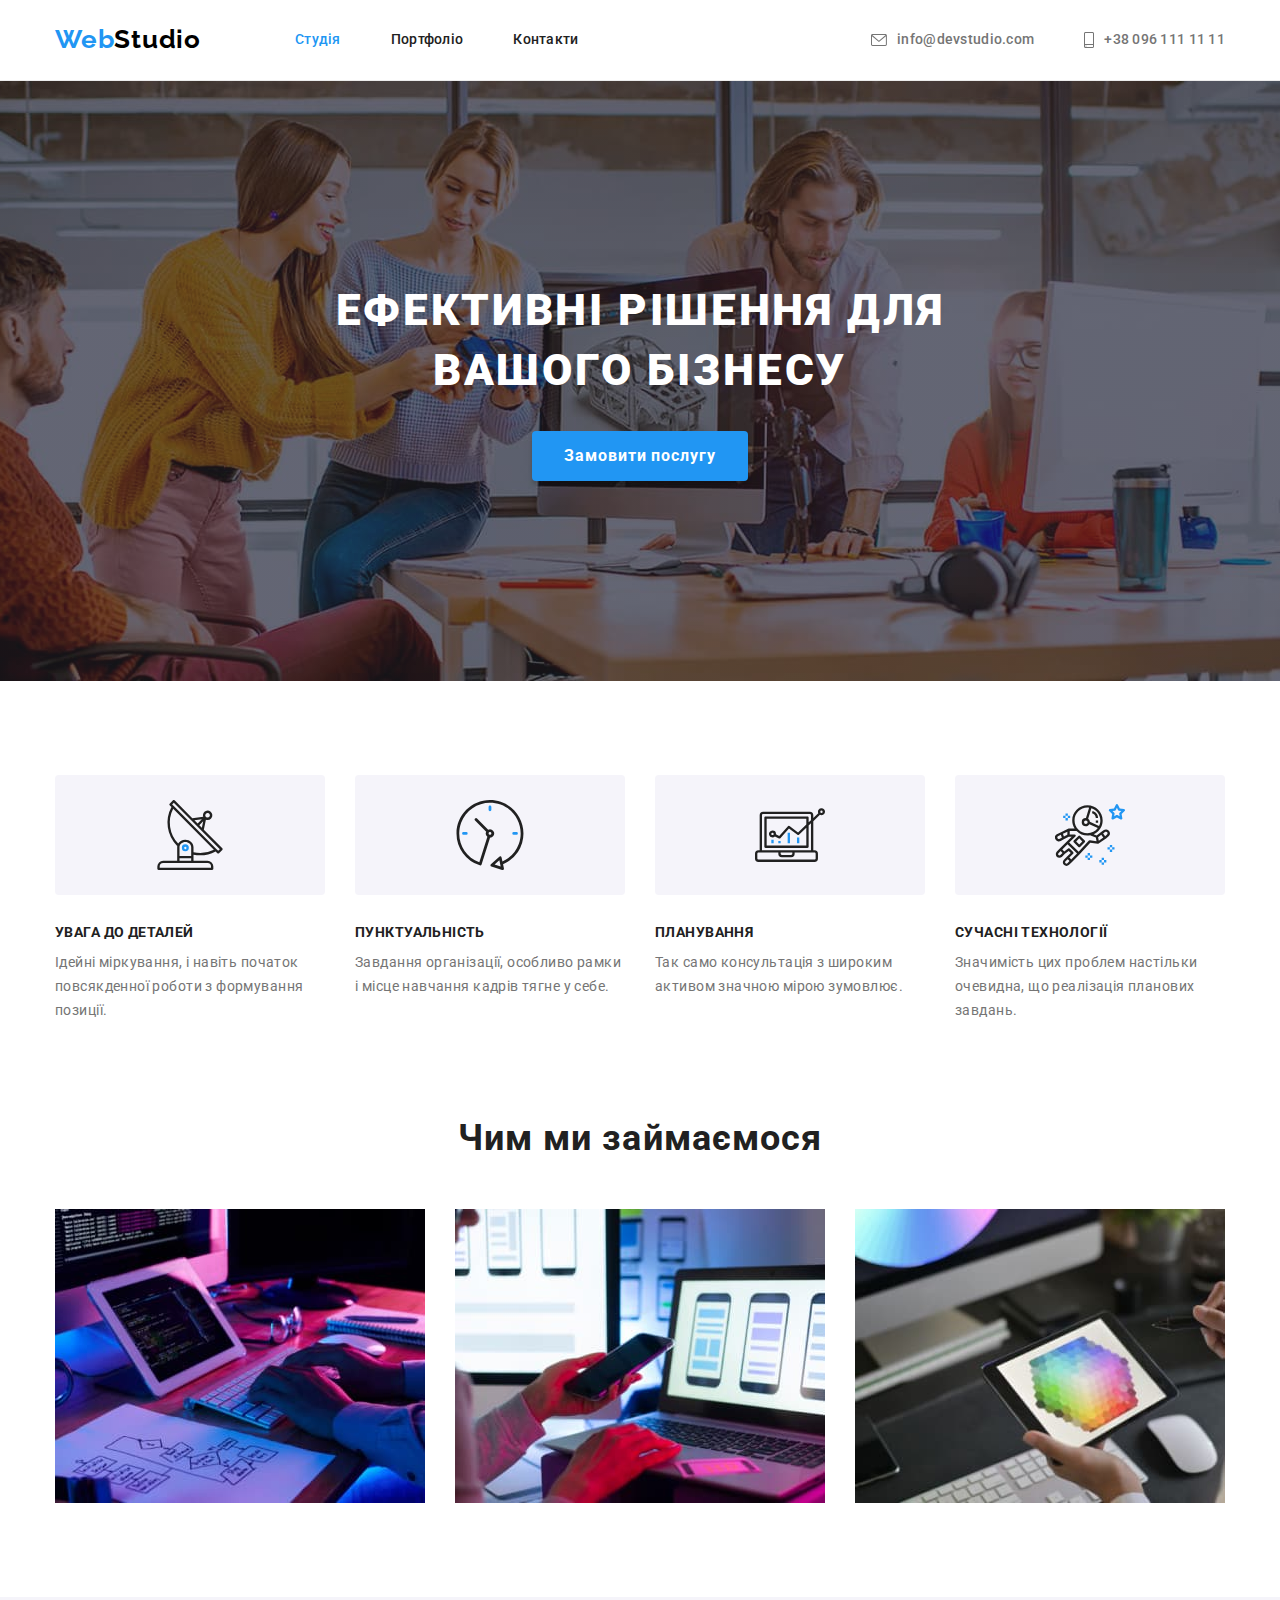
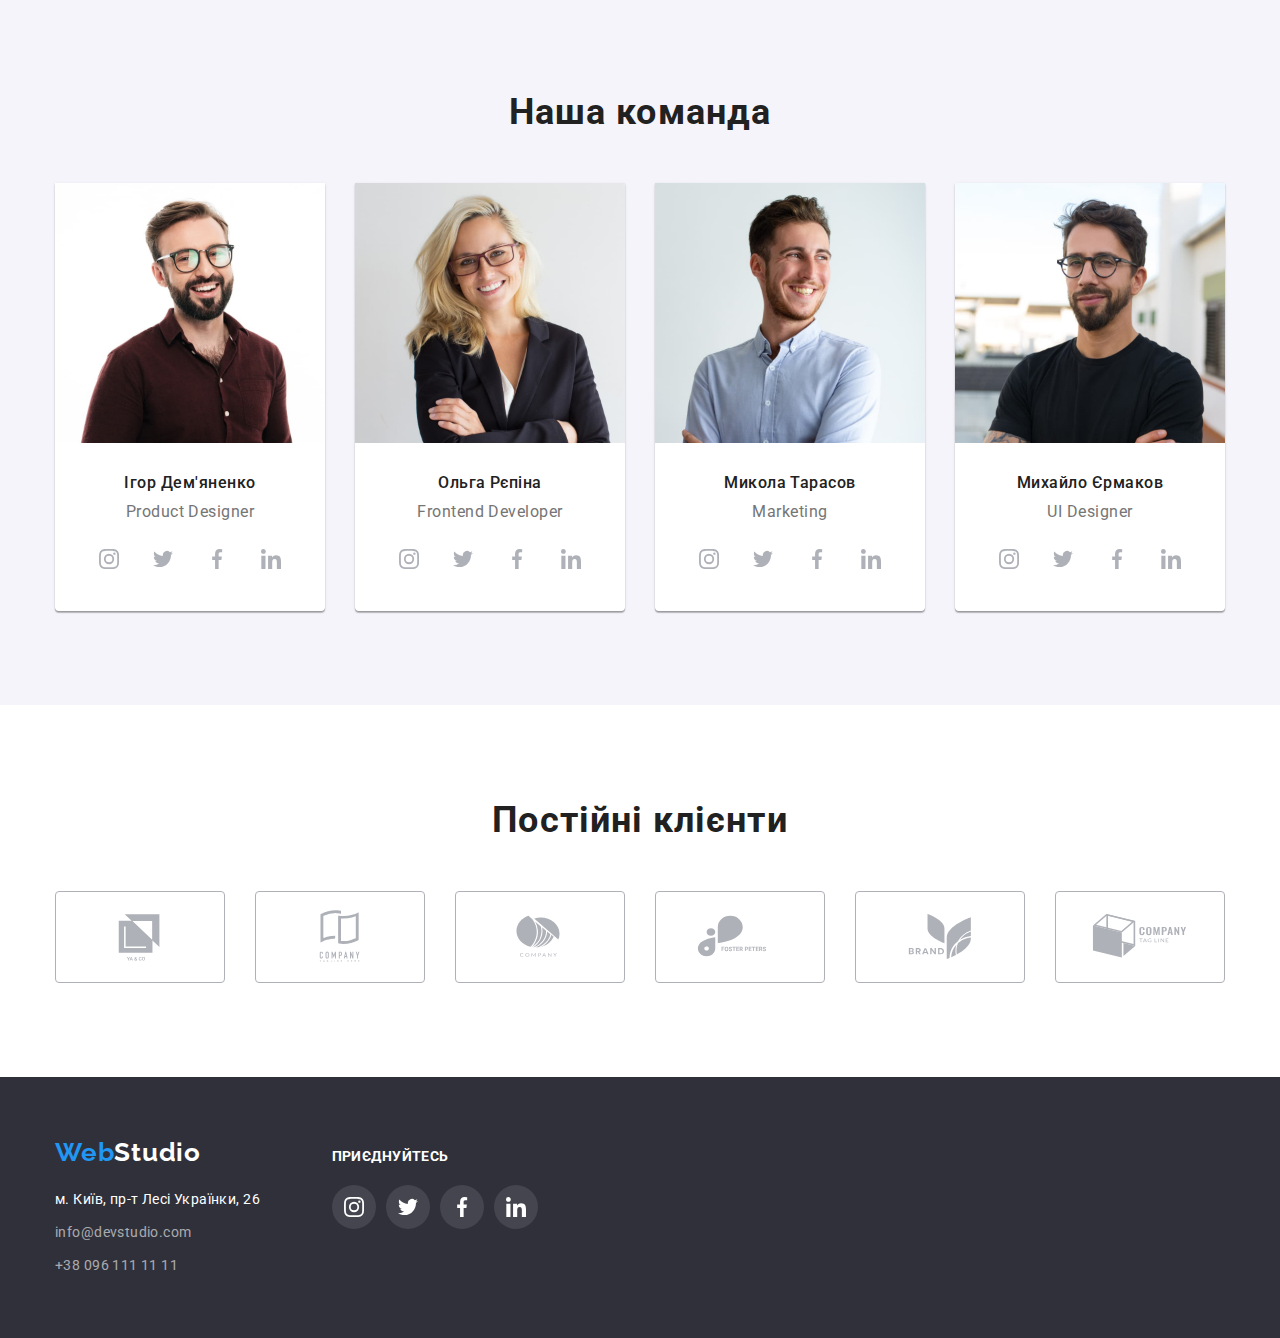
<file: index.html>
<!DOCTYPE html>
<html lang="uk">
  <head>
    <meta charset="UTF-8" />
    <meta http-equiv="X-UA-Compatible" content="IE=edge" />
    <meta name="viewport" content="width=device-width, initial-scale=1.0" />
    <link rel="preconnect" href="https://fonts.googleapis.com" />
    <link rel="preconnect" href="https://fonts.gstatic.com" crossorigin />
    <link
      href="https://fonts.googleapis.com/css2?family=Raleway:wght@700&family=Roboto:wght@400;500;700;900&display=swap"
      rel="stylesheet"
    />
    <link
      rel="stylesheet"
      href="https://cdnjs.cloudflare.com/ajax/libs/modern-normalize/1.1.0/modern-normalize.min.css"
    />
    <link rel="stylesheet" href="./css/styles.css" />
    <title>Студія</title>
  </head>
  <body>
    <!--Шапка сайта-->
    <header class="page-header">
      <div class="container nav-contacts">
        <nav class="main-nav">
          <a href="./index.html" lang="en" class="logo logo-header link">
            Web<span class="logo-color-header">Studio</span>
          </a>
          <ul class="header-nav header-text list">
            <li>
              <a href="./index.html" class="link current"> Студія </a>
            </li>
            <li>
              <a href="./portfolio.html" class="link"> Портфоліо </a>
            </li>
            <li>
              <a href="#" class="link"> Контакти </a>
            </li>
          </ul>
        </nav>
        <!-- Контакти -->
        <ul class="header-contacts header-text list">
          <li class="header-contact-list">
            <a
              href="mailto:info@devstudio.com"
              lang="en"
              class="header-mail link"
              >
              <svg class="header-icon" width="16px" height="12px">
                <use href="./images/symbol-defs.svg#icon-mail"></use>
              </svg>
              info@devstudio.com
            </a>
          </li>
          <li class="header-contact-list">
            <a href="tel:+380961111111" class="header-nomber link">
              <svg class="header-icon" width="10px" height="16px">
                <use href="./images/symbol-defs.svg#icon-smartphone"></use>
              </svg>
              +38 096 111 11 11
            </a>
          </li>
        </ul>
      </div>
    </header>
    <!--Головна сторінка-->
    <main>
      <!--Замовлення послуги-->
      <section class="hero overlay">
        <h1 class="hero-title">Ефективні рішення для вашого бізнесу</h1>
        <button type="button" class="hero-btn">Замовити послугу</button>
      </section>
      <!--Переваги-->
      <section class="advantages">
        <div class="container">
          <h2 class="visually-hidden">Переваги</h2>
          <ul class="feature-list list">
            <li class="feature-item icon-antenna">
              <h3 class="title">увага до деталей</h3>
              <p class="advantages-list-text">
                Ідейні міркування, і навіть початок повсякденної роботи з
                формування позиції.
              </p>
            </li>
            <li class="feature-item icon-clock">
              <h3 class="title">пунктуальність</h3>
              <p class="advantages-list-text">
                Завдання організації, особливо рамки і місце навчання кадрів
                тягне у себе.
              </p>
            </li>
            <li class="feature-item icon-diagram">
              <h3 class="title">планування</h3>
              <p class="advantages-list-text">
                Так само консультація з широким активом значною мірою зумовлює.
              </p>
            </li>
            <li class="feature-item icon-astronaut">
              <h3 class="title">сучасні технології</h3>
              <p class="advantages-list-text">
                Значимість цих проблем настільки очевидна, що реалізація
                планових завдань.
              </p>
            </li>
          </ul>
        </div>
      </section>
      <!--Діяльність-->
      <section class="work section-padding">
        <div class="container">
          <h2 class="section-title">Чим ми займаємося</h2>
          <ul class="feature-list list">
            <li>
              <img src="./images/box1.jpg" alt="тип діяльності 1" width="370" />
            </li>
            <li>
              <img src="./images/box2.jpg" alt="тип діяльності 2" width="370" />
            </li>
            <li>
              <img src="./images/box3.jpg" alt="тип діяльності 3" width="370" />
            </li>
          </ul>
        </div>
      </section>
      <!--Команда-->
      <section class="staff section-padding">
        <div class="container">
          <h2 class="section-title">Наша команда</h2>
          <ul class="staff-list list">
            <li class="staff-card">
              <img
                src="./images/prodact-designer.jpg"
                alt="фото співробітника prodact-designer"
                width="270"
              />
              <div class="staff-text-block">
                <h3 class="title">Ігор Дем'яненко</h3>
                <p class="staff-list-text" lang="en">Product Designer</p>
                <ul class="staff-soc-list">
                  <li>
                    <a class="staff-soc-link" href="">
                      <svg class="staff-soc-icon" width="20" height="20">
                        <use
                          href="./images/symbol-defs.svg#icon-instagram"
                        ></use>
                      </svg>
                    </a>
                  </li>
                  <li>
                    <a class="staff-soc-link" href="">
                      <svg class="staff-soc-icon" width="20" height="20">
                        <use
                          href="./images/symbol-defs.svg#icon-twitter"
                        ></use></svg
                    ></a>
                  </li>
                  <li>
                    <a class="staff-soc-link" href=""
                      ><svg class="staff-soc-icon" width="20" height="20">
                        <use
                          href="./images/symbol-defs.svg#icon-facebook"
                        ></use></svg
                    ></a>
                  </li>
                  <li>
                    <a class="staff-soc-link" href=""
                      ><svg class="staff-soc-icon" width="20" height="20">
                        <use
                          href="./images/symbol-defs.svg#icon-linkedin"
                        ></use></svg
                    ></a>
                  </li>
                </ul>
              </div>
            </li>
            <li class="staff-card">
              <img
                src="./images/frontend-developer.jpg"
                alt="фото співробітника frontend-developer"
                width="270"
              />
              <div class="staff-text-block">
                <h3 class="title">Ольга Рєпіна</h3>
                <p class="staff-list-text" lang="en">Frontend Developer</p>
                <ul class="staff-soc-list">
                  <li>
                    <a class="staff-soc-link" href="">
                      <svg class="staff-soc-icon" width="20" height="20">
                        <use
                          href="./images/symbol-defs.svg#icon-instagram"
                        ></use>
                      </svg>
                    </a>
                  </li>
                  <li>
                    <a class="staff-soc-link" href="">
                      <svg class="staff-soc-icon" width="20" height="20">
                        <use
                          href="./images/symbol-defs.svg#icon-twitter"
                        ></use></svg
                    ></a>
                  </li>
                  <li>
                    <a class="staff-soc-link" href=""
                      ><svg class="staff-soc-icon" width="20" height="20">
                        <use
                          href="./images/symbol-defs.svg#icon-facebook"
                        ></use></svg
                    ></a>
                  </li>
                  <li>
                    <a class="staff-soc-link" href=""
                      ><svg class="staff-soc-icon" width="20" height="20">
                        <use
                          href="./images/symbol-defs.svg#icon-linkedin"
                        ></use></svg
                    ></a>
                  </li>
                </ul>
              </div>
            </li>
            <li class="staff-card">
              <img
                src="./images/marketing.jpg"
                alt="фото співробітника marketing"
                width="270"
              />
              <div class="staff-text-block">
                <h3 class="title">Микола Тарасов</h3>
                <p class="staff-list-text" lang="en">Marketing</p>
                <ul class="staff-soc-list">
                  <li>
                    <a class="staff-soc-link" href="">
                      <svg class="staff-soc-icon" width="20" height="20">
                        <use
                          href="./images/symbol-defs.svg#icon-instagram"
                        ></use>
                      </svg>
                    </a>
                  </li>
                  <li>
                    <a class="staff-soc-link" href="">
                      <svg class="staff-soc-icon" width="20" height="20">
                        <use
                          href="./images/symbol-defs.svg#icon-twitter"
                        ></use></svg
                    ></a>
                  </li>
                  <li>
                    <a class="staff-soc-link" href=""
                      ><svg class="staff-soc-icon" width="20" height="20">
                        <use
                          href="./images/symbol-defs.svg#icon-facebook"
                        ></use></svg
                    ></a>
                  </li>
                  <li>
                    <a class="staff-soc-link" href=""
                      ><svg class="staff-soc-icon" width="20" height="20">
                        <use
                          href="./images/symbol-defs.svg#icon-linkedin"
                        ></use>
                      </svg>
                    </a>
                  </li>
                </ul>
              </div>
            </li>
            <li class="staff-card">
              <img
                src="./images/ui-designer.jpg"
                alt="фото співробітника ui-designer"
                width="270"
              />
              <div class="staff-text-block">
                <h3 class="title">Михайло Єрмаков</h3>
                <p class="staff-list-text" lang="en">UI Designer</p>
                <ul class="staff-soc-list">
                  <li>
                    <a class="staff-soc-link" href="">
                      <svg class="staff-soc-icon" width="20" height="20">
                        <use
                          href="./images/symbol-defs.svg#icon-instagram"
                        ></use>
                      </svg>
                    </a>
                  </li>
                  <li>
                    <a class="staff-soc-link" href="">
                      <svg class="staff-soc-icon" width="20" height="20">
                        <use
                          href="./images/symbol-defs.svg#icon-twitter"
                        ></use></svg
                    ></a>
                  </li>
                  <li>
                    <a class="staff-soc-link" href=""
                      ><svg class="staff-soc-icon" width="20" height="20">
                        <use
                          href="./images/symbol-defs.svg#icon-facebook"
                        ></use></svg
                    ></a>
                  </li>
                  <li>
                    <a class="staff-soc-link" href=""
                      ><svg class="staff-soc-icon" width="20" height="20">
                        <use
                          href="./images/symbol-defs.svg#icon-linkedin"
                        ></use></svg
                    ></a>
                  </li>
                </ul>
              </div>
            </li>
          </ul>
        </div>
      </section>
      <!--Клієнти-->
      <section class="clients section-padding">
        <div class="container">
          <h2 class="section-title">Постійні клієнти</h2>
          <ul class="client-list list">
            <li class="client-item">
              <a class="client-link" href="">
                <svg class="client-icon" width="106" height="60">
                  <use
                    href="./images/symbol-defs.svg#icon-logo-ya-and-co"
                  ></use>
                </svg>
              </a>
            </li>
            <li class="client-item">
              <a class="client-link" href=""
                ><svg class="client-icon" width="106" height="60">
                  <use
                    href="./images/symbol-defs.svg#icon-logo-tagline-here"
                  ></use></svg
              ></a>
            </li>
            <li class="client-item">
              <a class="client-link" href=""
                ><svg class="client-icon" width="106" height="60">
                  <use
                    href="./images/symbol-defs.svg#icon-logo-company"
                  ></use></svg
              ></a>
            </li>
            <li class="client-item">
              <a class="client-link" href=""
                ><svg class="client-icon" width="106" height="60">
                  <use
                    href="./images/symbol-defs.svg#icon-Logo-foster"
                  ></use></svg
              ></a>
            </li>
            <li class="client-item">
              <a class="client-link" href=""
                ><svg class="client-icon" width="106" height="60">
                  <use
                    href="./images/symbol-defs.svg#icon-logo-brand"
                  ></use></svg
              ></a>
            </li>
            <li class="client-item">
              <a class="client-link" href=""
                ><svg class="client-icon" width="106" height="60">
                  <use
                    href="./images/symbol-defs.svg#icon-logo-tagline"
                  ></use></svg
              ></a>
            </li>
          </ul>
        </div>
      </section>
    </main>
    <!--Підвал-->
    <footer class="footer">
      <div class="footer-blocs container">
        <div class="footer-contacts">
          <a href="./index.html" lang="en" class="logo logo-footer link">
            Web<span class="logo-color-footer">Studio</span>
          </a>
          <address>
            <ul class="list">
              <li class="footer-list">
                <a
                  class="address-link"
                  href="https://goo.gl/maps/oZFCVHEpmyyT5ziX9"
                  target="_blank"
                  rel="noopener noreferrer nofollow"
                >
                  м. Київ, пр-т Лесі Українки, 26
                </a>
              </li>
              <li class="footer-list">
                <a
                  href="mailto:info@devstudio.com"
                  lang="en"
                  class="footer-contacts link"
                >
                  info@devstudio.com
                </a>
              </li>
              <li class="footer-list">
                <a href="tel:+380961111111" class="footer-contacts link">
                  +38 096 111 11 11
                </a>
              </li>
            </ul>
          </address>
        </div>
        <div class="footer-social">
          <h2 class="visually-hidden">Соціальні мережі</h2>
          <p class="footer-social-title">приєднуйтесь</p>
            <ul class="footer-soc-list">
                  <li>
                    <a class="footer-soc-link" href="">
                      <svg class="footer-soc-icon" width="20" height="20">
                        <use
                          href="./images/symbol-defs.svg#icon-instagram"
                        ></use>
                      </svg>
                    </a>
                  </li>
                  <li>
                    <a class="footer-soc-link" href="">
                      <svg class="footer-soc-icon" width="20" height="20">
                        <use
                          href="./images/symbol-defs.svg#icon-twitter"
                        ></use></svg
                    ></a>
                  </li>
                  <li>
                    <a class="footer-soc-link" href=""
                      ><svg class="footer-soc-icon" width="20" height="20">
                        <use
                          href="./images/symbol-defs.svg#icon-facebook"
                        ></use></svg
                    ></a>
                  </li>
                  <li>
                    <a class="footer-soc-link" href=""
                      ><svg class="footer-soc-icon" width="20" height="20">
                        <use
                          href="./images/symbol-defs.svg#icon-linkedin"
                        ></use></svg
                    ></a>
                  </li>
                </ul>
          </ul>
        </div>
      </div>
    </footer>
  </body>
</html>
</file>
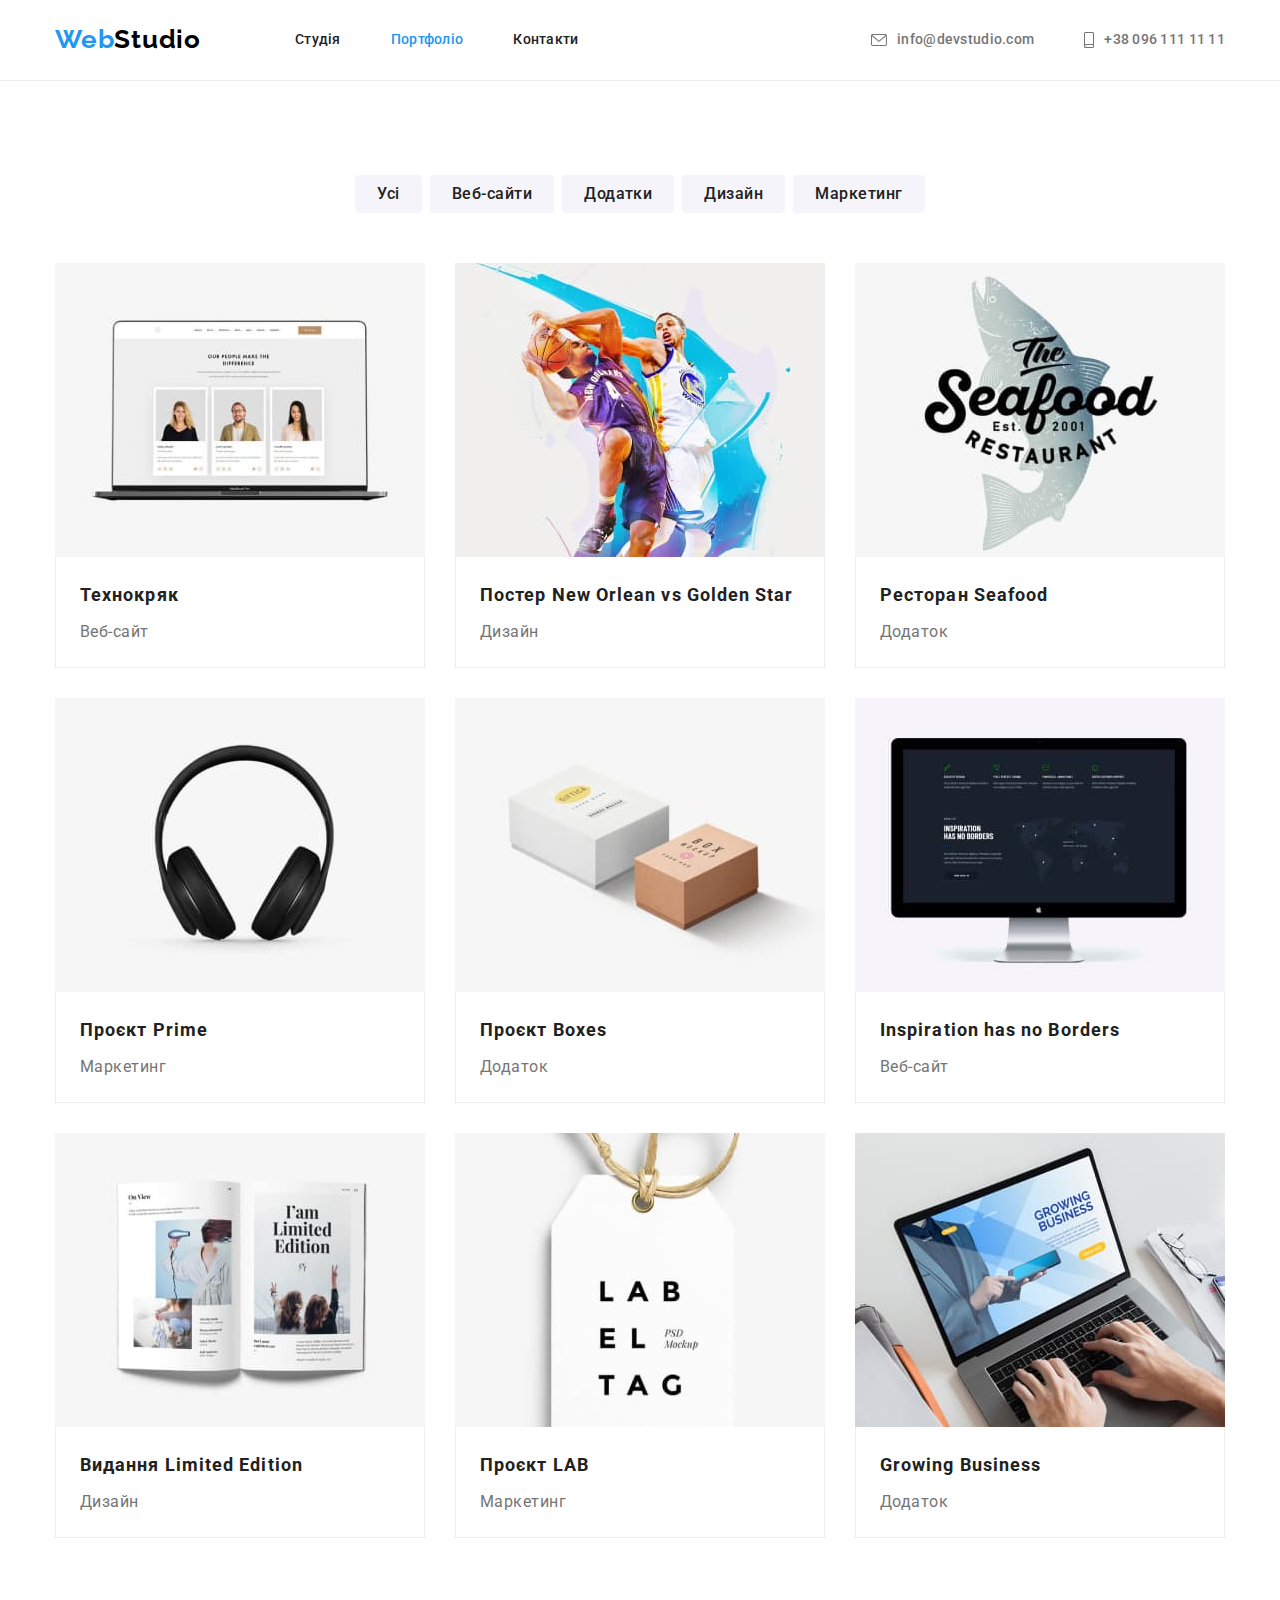
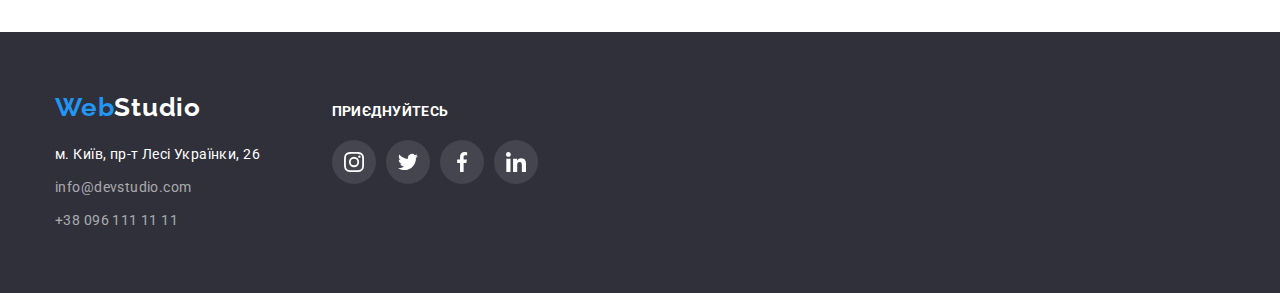
<file: portfolio.html>
<!DOCTYPE html>
<html lang="uk">
  <head>
    <meta charset="UTF-8" />
    <meta http-equiv="X-UA-Compatible" content="IE=edge" />
    <meta name="viewport" content="width=device-width, initial-scale=1.0" />
    <link rel="preconnect" href="https://fonts.googleapis.com" />
    <link rel="preconnect" href="https://fonts.gstatic.com" crossorigin />
    <link
      href="https://fonts.googleapis.com/css2?family=Raleway:wght@700&family=Roboto:wght@400;500;700;900&display=swap"
      rel="stylesheet"
    />
    <link
      rel="stylesheet"
      href="https://cdnjs.cloudflare.com/ajax/libs/modern-normalize/1.1.0/modern-normalize.min.css"
    />
    <link rel="stylesheet" href="./css/styles.css" />
    <title>Студія</title>
  </head>
  <body>
    <!--Шапка сайта-->
    <header class="page-header">
      <div class="container nav-contacts">
        <nav class="main-nav">
          <a href="./index.html" lang="en" class="logo logo-header link">
            Web<span class="logo-color-header">Studio</span>
          </a>
          <ul class="header-nav header-text list">
            <li>
              <a href="./index.html" class="link"> Студія </a>
            </li>
            <li>
              <a href="./portfolio.html" class="link current"> Портфоліо </a>
            </li>
            <li>
              <a href="#" class="link"> Контакти </a>
            </li>
          </ul>
        </nav>
        <!-- Контакти -->
        <ul class="header-contacts header-text list">
          <li class="header-contact-list">
            <a
              href="mailto:info@devstudio.com"
              lang="en"
              class="header-mail link"
            >
              <svg class="header-icon" width="16px" height="12px">
                <use href="./images/symbol-defs.svg#icon-mail"></use>
              </svg>
              info@devstudio.com
            </a>
          </li>
          <li class="header-contact-list">
            <a href="tel:+380961111111" class="header-nomber link">
              <svg class="header-icon" width="10px" height="16px">
                <use href="./images/symbol-defs.svg#icon-smartphone"></use>
              </svg>
              +38 096 111 11 11
            </a>
          </li>
        </ul>
      </div>
    </header>
    <!--buttons-->
    <section class="section-padding">
      <div class="container">
        <h1 class="visually-hidden">Portfolio</h1>
        <ul class="btn-list list">
          <li>
            <button type="button" class="button">Усі</button>
          </li>
          <li>
            <button type="button" class="button">Веб-сайти</button>
          </li>
          <li>
            <button type="button" class="button">Додатки</button>
          </li>
          <li>
            <button type="button" class="button">Дизайн</button>
          </li>
          <li>
            <button type="button" class="button">Маркетинг</button>
          </li>
        </ul>
        <!-- galery -->
        <ul class="galery list">
          <li class="galery-card">
            <a href="#" class="galery-item link">
              <img
                src="./images/images-portfolio/technocrack.jpg"
                alt="сторінка сайта Технокряк"
                width="370"
              />
              <div class="galery-text-block">
                <h2 class="galery-top-text">Технокряк</h2>
                <p class="galery-text">Веб-сайт</p>
              </div>
            </a>
          </li>
          <li class="galery-card">
            <a href="#" class="galery-item link">
              <img
                src="./images/images-portfolio/new-orlean-vs-golden-star.jpg"
                alt="Два хлопця грають в баскетбол"
                width="370"
              />
              <div class="galery-text-block">
                <h2 class="galery-top-text">
                  Постер <span lang="en">New Orlean vs Golden Star</span>
                </h2>
                <p class="galery-text">Дизайн</p>
              </div>
            </a>
          </li>
          <li class="galery-card">
            <a href="#" class="galery-item link">
              <img
                src="./images/images-portfolio/seafood.jpg"
                alt="Логотип ресторану Сіфуд"
                width="370"
              />
              <div class="galery-text-block">
                <h2 class="galery-top-text">
                  Ресторан <span lang="en">Seafood</span>
                </h2>
                <p class="galery-text">Додаток</p>
              </div>
            </a>
          </li>
          <li class="galery-card">
            <a href="#" class="galery-item link">
              <img
                src="./images/images-portfolio/prime.jpg"
                alt="навушники"
                width="370"
              />
              <div class="galery-text-block">
                <h2 class="galery-top-text">
                  Проєкт <span lang="en">Prime</span>
                </h2>
                <p class="galery-text">Маркетинг</p>
              </div>
            </a>
          </li>
          <li class="galery-card">
            <a href="#" class="galery-item link">
              <img
                src="./images/images-portfolio/boxes.jpg"
                alt="Дві коробки, біла і коричнева"
                width="370"
              />
              <div class="galery-text-block">
                <h2 class="galery-top-text">
                  Проєкт <span lang="en">Boxes</span>
                </h2>
                <p class="galery-text">Додаток</p>
              </div>
            </a>
          </li>
          <li class="galery-card">
            <a href="#" class="galery-item link">
              <img
                src="./images/images-portfolio/inspiration-has-no-borders.jpg"
                alt="На моніторі зображена карта світу і перелічені сильні якості команди"
                width="370"
              />
              <div class="galery-text-block">
                <h2 class="galery-top-text" lang="en">
                  Inspiration has no Borders
                </h2>
                <p class="galery-text">Веб-сайт</p>
              </div>
            </a>
          </li>
          <li class="galery-card">
            <a href="#" class="galery-item link">
              <img
                src="./images/images-portfolio/limited-edition.jpg"
                alt="Розгорнутий журнал"
                width="370"
              />
              <div class="galery-text-block">
                <h2 class="galery-top-text">
                  Видання <span lang="en">Limited Edition</span>
                </h2>
                <p class="galery-text">Дизайн</p>
              </div>
            </a>
          </li>
          <li class="galery-card">
            <a href="#" class="galery-item link">
              <img
                src="./images/images-portfolio/lab.jpg"
                alt="Етикетка ЛАБ ЕЛ ТЕГ"
                width="370"
              />
              <div class="galery-text-block">
                <h2 class="galery-top-text">
                  Проєкт <span lang="en">LAB</span>
                </h2>
                <p class="galery-text">Маркетинг</p>
              </div>
            </a>
          </li>
          <li class="galery-card">
            <a href="#" class="galery-item link">
              <img
                src="./images/images-portfolio/growing-business.jpg"
                alt="Відкритий ноутбук. На екрані відкритий сайт з заставкою додатка"
                width="370"
              />
              <div class="galery-text-block">
                <h2 class="galery-top-text" lang="en">Growing Business</h2>
                <p class="galery-text">Додаток</p>
              </div>
            </a>
          </li>
        </ul>
      </div>
    </section>
    <!--Підвал-->
    <footer class="footer">
      <div class="footer-blocs container">
        <div class="footer-contacts">
          <a href="./index.html" lang="en" class="logo logo-footer link">
            Web<span class="logo-color-footer">Studio</span>
          </a>
          <address>
            <ul class="list">
              <li class="footer-list">
                <a
                  class="address-link"
                  href="https://goo.gl/maps/oZFCVHEpmyyT5ziX9"
                  target="_blank"
                  rel="noopener noreferrer nofollow"
                >
                  м. Київ, пр-т Лесі Українки, 26
                </a>
              </li>
              <li class="footer-list">
                <a
                  href="mailto:info@devstudio.com"
                  lang="en"
                  class="footer-contacts link"
                >
                  info@devstudio.com
                </a>
              </li>
              <li class="footer-list">
                <a href="tel:+380961111111" class="footer-contacts link">
                  +38 096 111 11 11
                </a>
              </li>
            </ul>
          </address>
        </div>
        <div class="footer-social">
          <h2 class="visually-hidden">Соціальні мережі</h2>
          <h3 class="footer-social-title">приєднуйтесь</h3>
            <ul class="footer-soc-list">
                  <li>
                    <a class="footer-soc-link" href="">
                      <svg class="footer-soc-icon" width="20" height="20">
                        <use
                          href="./images/symbol-defs.svg#icon-instagram"
                        ></use>
                      </svg>
                    </a>
                  </li>
                  <li>
                    <a class="footer-soc-link" href="">
                      <svg class="footer-soc-icon" width="20" height="20">
                        <use
                          href="./images/symbol-defs.svg#icon-twitter"
                        ></use></svg
                    ></a>
                  </li>
                  <li>
                    <a class="footer-soc-link" href=""
                      ><svg class="footer-soc-icon" width="20" height="20">
                        <use
                          href="./images/symbol-defs.svg#icon-facebook"
                        ></use></svg
                    ></a>
                  </li>
                  <li>
                    <a class="footer-soc-link" href=""
                      ><svg class="footer-soc-icon" width="20" height="20">
                        <use
                          href="./images/symbol-defs.svg#icon-linkedin"
                        ></use></svg
                    ></a>
                  </li>
                </ul>
          </ul>
        </div>
      </div>
    </footer>
  </body>
</html>
</file>
<file: css/styles.css>
:root {
  --primary-text-color: #757575;
  --title-text-color: #212121;
  --accent-color: #2196f3;
  --hero-btn-hover-color: #188ce8;
  --header-border-color: #ececec;
  --logo-header-color: #000000;
  --primbg-secondbtn-logofooter-address-color: #ffffff;
  --secondary-bg-color: #f5f4fa;
  --footer-bg: #2f303a;
  --hero-bg-color: #c4c4c4;
  --portfolio-card-border-color: #eeeeee;
  --soc-icon-color: #afb1b8;
  --main-font: "Roboto", sans-serif;
}

html {
  box-sizing: border-box;
}

*,
*::before,
*::after {
  box-sizing: inherit;
}

body {
  margin: 0px;
  background-color: var(--primbg-secondbtn-logofooter-address-color);
  color: var(--primary-text-color);
  font-family: var(--main-font);
}

p,
h1,
h2,
h3,
h4,
h5,
h6 {
  margin: 0;
}

ul,
ol {
  margin: 0;
  padding-left: 0;
  list-style: none;
}

a {
  color: currentColor;
  text-decoration: none;
  font-style: normal;
}

img {
  display: block;
  max-width: 100%;
  height: auto;
}

.container {
  width: 1200px;
  padding-left: 15px;
  padding-right: 15px;
  margin-top: 0;
  margin-bottom: 0;
  margin-left: auto;
  margin-right: auto;
}

.list {
  margin: 0;
  padding: 0;
  list-style: none;
}

.link {
  text-decoration: none;
}

/* -------------header-------------- */

.page-header {
  border-bottom: 1px solid var(--header-border-color);
}

.nav-contacts {
  display: flex;
  align-items: center;
  justify-content: space-between;
}

.main-nav {
  display: flex;
}

.logo {
  display: inline-block;
  color: var(--accent-color);
  font-family: "Raleway", sans-serif;
  font-weight: 700;
  font-size: 26px;
  line-height: 1.19;
  letter-spacing: 0.03em;
}

.logo-header {
  padding-top: 24px;
  padding-bottom: 24px;
  margin-right: 94px;
}

.logo-color-header {
  color: var(--logo-header-color);
}

.header-text {
  gap: 50px;
  font-weight: 500;
  font-size: 14px;
  line-height: 1.14;
  letter-spacing: 0.02em;
}

.header-nav {
  display: flex;
}

.header-nav .link {
  display: block;
  padding-top: 32px;
  padding-bottom: 32px;
  color: var(--title-text-color);
}

.header-contacts {
  display: flex;
  align-items: center;
}

.header-contacts .link {
  display: flex;
  align-items: center;
  padding-top: 32px;
  padding-bottom: 32px;
  color: var(--primary-text-color);
}

.header-mail {
  display: flex;
  align-items: center;
}

.header-icon {
  margin-right: 10px;
  fill: currentColor;
}

.header-nav .link:hover,
.header-contacts .link:hover,
.header-nav .link:focus,
.header-contacts .link:focus {
  color: var(--accent-color);
}

.header-nav .link.current {
  color: var(--accent-color);
}

/* ---------------hero---------------- */

.hero {
  padding-top: 200px;
  padding-bottom: 200px;
  background-color: var(--hero-bg-color);
  text-align: center;
}

.overlay {
  margin-left: auto;
  margin-right: auto;
  max-width: 1600px;
  height: 600px;
  background-image: linear-gradient(
      to right,
      rgba(47, 48, 58, 0.4),
      rgba(47, 48, 58, 0.4)
    ),
    url(../images/hero-img.jpg);
  background-size: cover;
  background-repeat: no-repeat;
  background-position: center;
}

.hero-title {
  margin-top: 0;
  margin-bottom: 30px;
  margin-left: auto;
  margin-right: auto;
  width: 696px;

  font-weight: 900;
  font-size: 44px;
  line-height: 1.36;
  letter-spacing: 0.06em;
  text-transform: uppercase;
  text-align: center;
  color: var(--primbg-secondbtn-logofooter-address-color);
}

.hero-btn {
  display: inline-block;
  padding: 10px 32px;
  min-width: auto;
  font-family: inherit;
  font-weight: 700;
  font-size: 16px;
  line-height: 1.88;
  letter-spacing: 0.06em;
  background-color: var(--accent-color);
  color: var(--primbg-secondbtn-logofooter-address-color);
  cursor: pointer;
  box-shadow: 0px 4px 4px rgba(0, 0, 0, 0.15);
  border-radius: 4px;
  border: none;
}

.hero-btn:hover,
.hero-btn:focus {
  background: var(--hero-btn-hover-color);
  box-shadow: 0px 4px 4px rgba(0, 0, 0, 0.15);
}

/* ----------------Переваги------------- */

.advantages {
  padding-top: 94px;
  margin-bottom: 0;
  margin-left: auto;
  margin-right: auto;
}

.visually-hidden {
  position: absolute;
  white-space: nowrap;
  width: 1px;
  height: 1px;
  overflow: hidden;
  border: 0;
  padding: 0;
  clip: rect(0 0 0 0);
  clip-path: inset(50%);
  margin: -1px;
}

.feature-list {
  display: flex;
  gap: 30px;
}

.feature-item {
  width: 270px;
}

.feature-item::before {
  content: "";
  display: block;
  margin-bottom: 30px;
  height: 120px;
  background-color: var(--secondary-bg-color);
  border-radius: 4px;
}

.icon-antenna::before {
  background-image: url(../images/antenna.svg);
  background-size: 70px;
  background-repeat: no-repeat;
  background-position: center;
}

.icon-clock::before {
  background-image: url(../images/clock.svg);
  background-size: 70px;
  background-repeat: no-repeat;
  background-position: center;
}

.icon-diagram:before {
  background-image: url(../images/diagram.svg);
  background-size: 70px;
  background-repeat: no-repeat;
  background-position: center;
}

.icon-astronaut:before {
  background-image: url(../images/astronaut.svg);
  background-size: 70px;
  background-repeat: no-repeat;
  background-position: center;
}

.feature-list .title {
  margin-bottom: 10px;
  margin-top: 0;
  font-weight: 700;
  font-size: 14px;
  line-height: 1.14;
  letter-spacing: 0.03em;
  text-transform: uppercase;
  color: var(--title-text-color);
}

.advantages-list-text {
  margin: 0;
  font-size: 14px;
  line-height: 1.71;
  letter-spacing: 0.03em;
}

/* ----------------sections------------------- */

.section-title {
  margin-top: 0;
  margin-bottom: 50px;
  font-weight: 700;
  font-size: 36px;
  line-height: 1.17;
  text-align: center;
  letter-spacing: 0.03em;
  color: var(--title-text-color);
}

.section-padding {
  padding-top: 94px;
  padding-bottom: 94px;
}

/* -------------Діяльність--------------- */

/* --------------Команда--------------- */

.staff {
  background-color: var(--secondary-bg-color);
}

.staff-list {
  display: flex;
}

.staff-card:not(:last-child) {
  margin-right: 30px;
}

.staff-card {
  flex-basis: 100% / 4;
  background: var(--primbg-secondbtn-logofooter-address-color);
  box-shadow: 0px 1px 3px rgba(0, 0, 0, 0.12), 0px 1px 1px rgba(0, 0, 0, 0.14),
    0px 2px 1px rgba(0, 0, 0, 0.2);
  border-radius: 0px 0px 4px 4px;
}

.staff-text-block {
  padding-top: 30px;
  padding-bottom: 30px;
  padding-left: auto;
  padding-right: auto;
}

.staff-list .title {
  margin-bottom: 10px;
  font-weight: 500;
  font-size: 16px;
  line-height: 1.19;
  text-align: center;
  letter-spacing: 0.03em;
  color: var(--title-text-color);
}

.staff-list-text {
  margin-bottom: 16px;
  font-size: 16px;
  line-height: 1.19;
  text-align: center;
  letter-spacing: 0.03em;
  color: var(--primary-text-color);
}

.staff-soc-list {
  display: flex;
  justify-content: center;
  gap: 10px;
}

.staff-soc-link {
  display: flex;
  width: 44px;
  height: 44px;
  border-radius: 50%;
  align-items: center;
  justify-content: center;
}

.staff-soc-icon {
  fill: var(--soc-icon-color);
}

.staff-soc-link:hover,
.staff-soc-link:focus {
  background-color: var(--accent-color);
}

.staff-soc-link:hover .staff-soc-icon,
.staff-soc-link:focus .staff-soc-icon {
  fill: var(--primbg-secondbtn-logofooter-address-color);
}

/* ------------------Клієнти--------------- */

.client-list {
  display: flex;
  justify-content: space-between;
  gap: 30px;
}

.client-link {
  display: flex;
  width: 170px;
  height: 92px;
  justify-content: center;
  align-items: center;
  border: 1px solid var(--soc-icon-color);
  border-radius: 4px;
  fill: var(--soc-icon-color);
}

.client-link:hover,
.client-link:focus {
  border-color: var(--accent-color);
  fill: var(--accent-color);
}

.client-link:hover .client-icon,
.client-link:focus .client-icon {
  border-color: var(--accent-color);
  fill: var(--accent-color);
}

/* ------------------footer----------------- */

.footer {
  padding-top: 60px;
  padding-bottom: 60px;
  background-color: var(--footer-bg);
}

.footer-blocs {
  display: flex;
  align-items: baseline;
}

.footer-contacts {
  margin-right: 70px;
}

.logo-footer {
  padding-bottom: 20px;
}

.logo-color-footer {
  color: var(--primbg-secondbtn-logofooter-address-color);
}

.footer-list:not(:last-child) {
  margin-bottom: 9px;
}

.address-link {
  color: var(--primbg-secondbtn-logofooter-address-color);
}

.footer-contacts {
  color: rgba(255, 255, 255, 0.6);
  font-style: normal;
  font-size: 14px;
  line-height: 1.71;
  letter-spacing: 0.03em;
}

.address-link:hover,
.footer-contacts:hover,
.footer-contacts:focus {
  color: var(--accent-color);
}

.footer-social-title {
  margin-bottom: 20px;
  margin-top: 0;
  font-weight: 700;
  font-size: 14px;
  line-height: 1.14;
  letter-spacing: 0.03em;
  text-transform: uppercase;
  color: var(--primbg-secondbtn-logofooter-address-color);
}

.footer-soc-list {
  display: flex;
  justify-content: center;
  gap: 10px;
}

.footer-soc-link {
  display: flex;
  width: 44px;
  height: 44px;
  border-radius: 50%;
  align-items: center;
  justify-content: center;
  background-color: rgba(255, 255, 255, 0.1);
}

.footer-soc-icon {
  fill: var(--primbg-secondbtn-logofooter-address-color);
}

.footer-soc-link:hover,
.footer-soc-link:focus {
  background-color: var(--accent-color);
}

.footer-soc-link:hover .staff-soc-icon,
.footer-soc-link:focus .staff-soc-icon {
  fill: var(--primbg-secondbtn-logofooter-address-color);
}

/* -------------PORTFOLIO------------- */
/* -------------button-------------- */

.btn-list {
  display: flex;
  justify-content: center;
  gap: 8px;
  margin-top: 0;
  margin-bottom: 50px;
}

.button {
  padding: 6px 22px;
  min-width: auto;
  display: inline-flex;

  font-family: inherit;
  font-weight: 500;
  font-size: 16px;
  line-height: 1.63;
  text-align: center;
  letter-spacing: 0.03em;

  color: var(--title-text-color);
  background-color: var(--secondary-bg-color);
  cursor: pointer;
  border-radius: 4px;
  border: none;
}

.button:hover,
.button:focus {
  color: var(--primbg-secondbtn-logofooter-address-color);
  background-color: var(--accent-color);
  box-shadow: 0px 3px 1px rgba(0, 0, 0, 0.1), 0px 1px 2px rgba(0, 0, 0, 0.08),
    0px 2px 2px rgba(0, 0, 0, 0.12);
}

/* -------------galery-------------- */

.galery {
  display: flex;
  flex-wrap: wrap;
  margin-right: -30px;
  margin-bottom: -30px;
}

.galery-card {
  flex-basis: calc(100% / 3 - 30px);
  margin-right: 30px;
  margin-bottom: 30px;
}

.galery-item {
display: block;
}

.galery-item:hover,
.galery-item:focus {
  box-shadow: 0px 1px 1px rgba(0, 0, 0, 0.12), 0px 4px 4px rgba(0, 0, 0, 0.06),
    1px 4px 6px rgba(0, 0, 0, 0.16);
}

.galery-text-block {
  padding-top: 20px;
  padding-bottom: 20px;
  padding-left: 24px;
  padding-right: 24px;
  border-right: 1px solid var(--portfolio-card-border-color);
  border-bottom: 1px solid var(--portfolio-card-border-color);
  border-left: 1px solid var(--portfolio-card-border-color);
}

.galery-top-text {
  margin-bottom: 4px;
  font-weight: 700;
  font-size: 18px;
  line-height: 2;
  letter-spacing: 0.06em;
  color: var(--title-text-color);
}
.galery-text {
  font-size: 16px;
  line-height: 1.88;
  letter-spacing: 0.03em;
  color: var(--primary-text-color);
}
</file>
